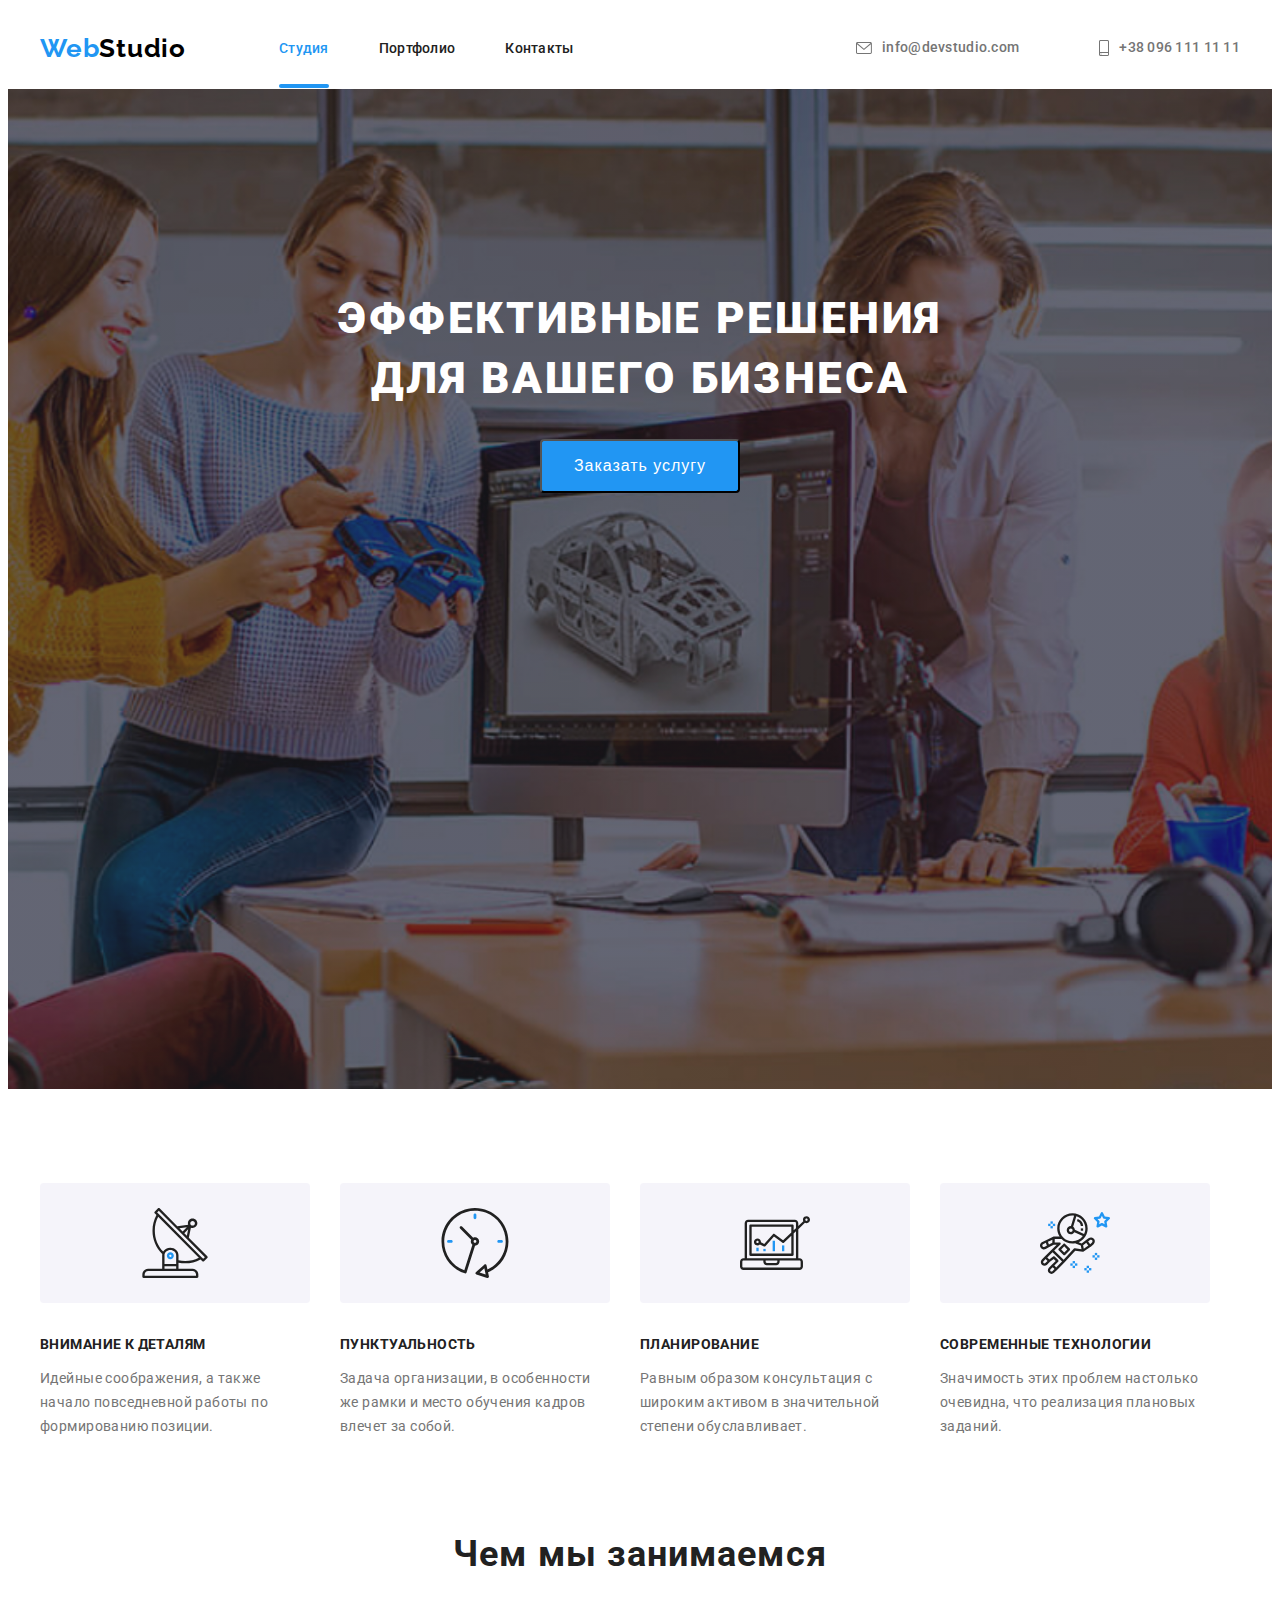
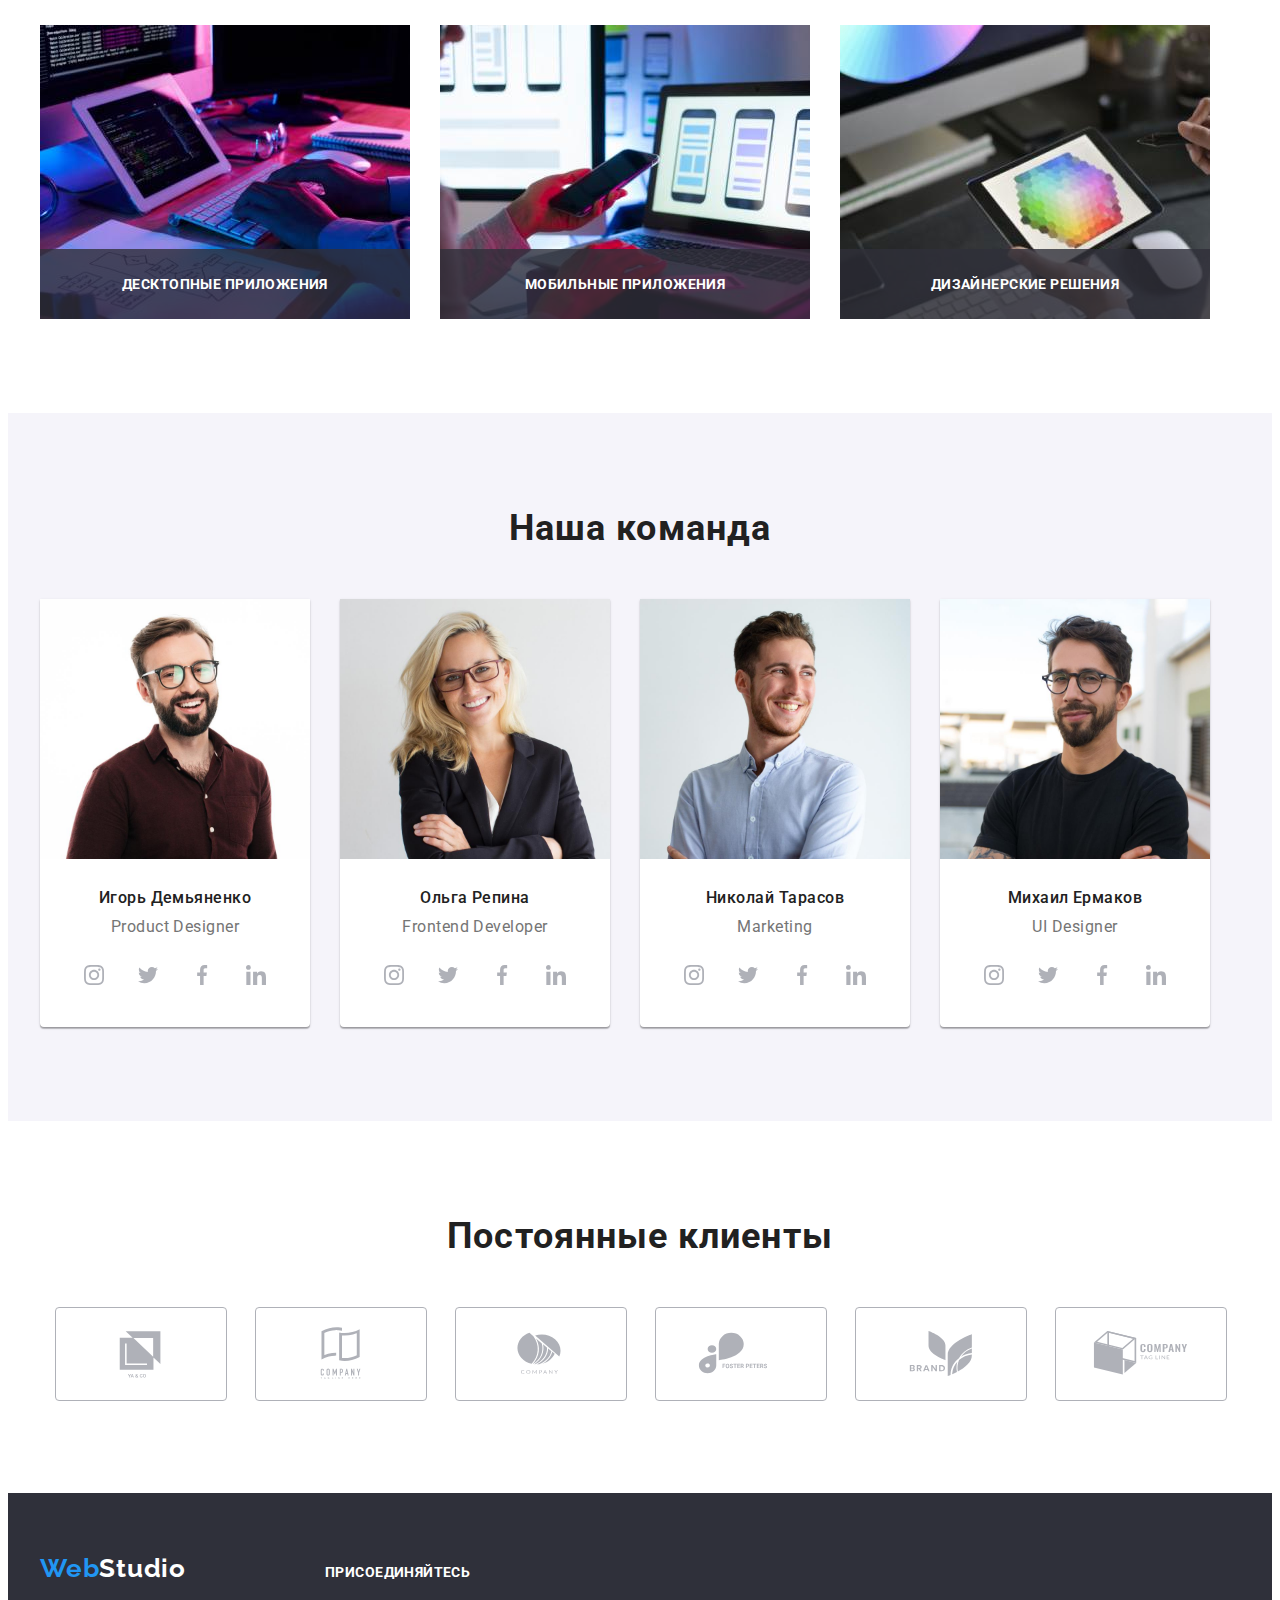
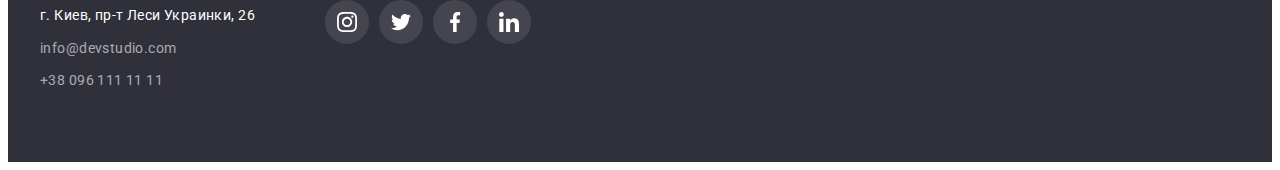
<file: index.html>
<!DOCTYPE html>
<html lang="ru">
  <head>
    <meta charset="UTF-8" />
    <meta http-equiv="X-UA-Compatible" content="IE=edge" />
    <meta name="viewport" content="width=device-width, initial-scale=1.0" />
    <title>Document</title>
    <link
      rel="stylesheet"
      href="https://cdnjs.cloudflare.com/ajax/libs/modern-normalize/1.1.0/modern-normalize.min.css"
      integrity="sha512-wpPYUAdjBVSE4KJnH1VR1HeZfpl1ub8YT/NKx4PuQ5NmX2tKuGu6U/JRp5y+Y8XG2tV+wKQpNHVUX03MfMFn9Q=="
      crossorigin="anonymous"
      referrerpolicy="no-referrer"
    />
    <link
    rel="stylesheet"
    href="https://cdnjs.cloudflare.com/ajax/libs/animate.css/4.1.1/animate.min.css"
  />
    <link rel="preconnect" href="https://fonts.googleapis.com" />
    <link rel="preconnect" href="https://fonts.gstatic.com" crossorigin />
    <link
      href="https://fonts.googleapis.com/css2?family=Roboto:wght@400;500;700;900&family=Raleway:wght@700&display=swap"
      rel="stylesheet"
    />
    <link rel="stylesheet" href="./css/styles.css" />
  </head>
  <body>
    <!--Шапка-->
    <header class="page-header">
      <div class="container header-container">
        <a class="link header-logo-web" href="./index.html"
          >Web<span class="link header-logo-studio">Studio</span></a
        >
        <nav class="header-navigation">
          <ul class="list header-list">
            <li class="header-item">
              <a class="link header-link current" href="./index.html">Студия</a>
            </li>
            <li class="header-item">
              <a class="link header-link" href="./portfolio.html">Портфолио</a>
            </li>
            <li class="header-item">
              <a class="link header-link" href="">Контакты</a>
            </li>
          </ul>
        </nav>
        <ul class="list header-link link-box">
          <li class="header-item">
            <a class="header-mail link" href="mailto:info@devstudio.com">
              <svg class="icon-mail" width="16" height="12">
                <use href="./images/icons.svg#icon-email"></use>
              </svg>
              info@devstudio.com</a>
          </li>
          <li class="header-item">
            <a class="header-tel link" href="tel:+380961111111"
              >
              <svg class="icon-tel" width="10" height="16">
                <use href="./images/icons.svg#icon-smartphone"></use>
              </svg>+38 096 111 11 11</a>
          </li>
        </ul> 
      </div>
    </header>
    <main>
      <!--Заглавие - что предлагаем-->
      <section class="hero">
        <div class="container hero-container">
          <h1 class="hero-title">Эффективные решения для вашего бизнеса</h1>
          <p>
            <button class="hero-btn-item" type="button" data-modal-open>Заказать услугу</button>
          </p>
        </div>
      </section>

      <!--Наши особенности-->
      <section class="peculiarities">
        <div class="container peculiarities-container">
          <ul class="peculiarities-list list">
            <li class="peculiarities-title-title">
              <h3 class="peculiarities-title">Внимание к деталям</h3>
              <p class="peculiarities-after-title">
                Идейные соображения, а также начало повседневной работы по
                формированию позиции.
              </p>
            </li>
            <li class="peculiarities-title-title icon-clock">
              <h3 class="peculiarities-title">Пунктуальность</h3>
              <p class="peculiarities-after-title">
                Задача организации, в особенности же рамки и место обучения
                кадров влечет за собой.
              </p>
            </li>
            <li class="peculiarities-title-title icon-diagram">
              <h3 class="peculiarities-title">Планирование</h3>
              <p class="peculiarities-after-title">
                Равным образом консультация с широким активом в значительной
                степени обуславливает.
              </p>
            </li>
            <li class="peculiarities-title-title icon-astronaut">
              <h3 class="peculiarities-title">Современные технологии</h3>
              <p class="peculiarities-after-title">
                Значимость этих проблем настолько очевидна, что реализация
                плановых заданий.
              </p>
            </li>
          </ul>
        </div>
      </section>

      <!--Чем мы знимаемся-->
      <section class="about-work">
        <div class="container work-container">
          <h2 class="work-title">Чем мы занимаемся</h2>
          <ul class="list work-list">
            <li class="work-item">
              <img
                src="./images/box1.jpg"
                alt="Разработка сайтов"
                width="370"
                height="294"
              />
              <p class="work-item-text">Десктопные приложения</p>
            </li>
            <li class="work-item">
              <img
                src="./images/box2.jpg"
                alt="Разработка мобильных приложений"
                width="370"
                height="294"
              />
              <p class="work-item-text">Мобильные приложения</p>
            </li>
            <li class="work-item">
              <img
                src="./images/box3.jpg"
                alt="Вэбдизайн"
                width="370"
                height="294"
              />
              <p class="work-item-text">Дизайнерские решения</p>
            </li>
          </ul>
        </div>
      </section>

      <!--Наша команда-->
      <section class="team">
          <div class="container team-container">
            <h2 class="section team-title">Наша команда</h2>
              <ul class="list team-list">
              <li class="team-item">
              <img
                src="./images/team_card1.jpg"
                alt="Портрет1"
                width="270"
                height="260"
              />
              <div class="persons-title-item-text"><h3 class="persons-title">Игорь Демьяненко</h3>
              <p lang="en" class="persons-item-text">Product Designer</p>
              <ul class="persons-social-list list">
                <li class="persons-social-item">
                  <a href="" class="persons-social-link">
                    <svg class="persons-social-icon" width="20" height="20">
                      <use href="./images/icons.svg#icon-instagram"></use>
                    </svg>
                  </a>
                </li>
                <li class="persons-social-item">
                  <a href="" class="persons-social-link">
                    <svg class="persons-social-icon" width="20" height="20">
                      <use href="./images/icons.svg#icon-twitter-1"></use>
                    </svg>
                  </a>
                </li>
                <li class="persons-social-item">
                  <a href="" class="persons-social-link">
                    <svg class="persons-social-icon" width="20" height="20">
                      <use href="./images/icons.svg#icon-facebook-1"></use>
                    </svg>
                  </a>
                </li>
                <li class="persons-social-item">
                  <a href="" class="persons-social-link">
                    <svg class="persons-social-icon" width="20" height="20">
                      <use href="./images/icons.svg#icon-linkedin-1"></use>
                    </svg>
                  </a>
                </li>
              </ul>
            </div>
            </li>
            <li class="team-item">
              <img
                src="./images/team_card2.jpg"
                alt="Портрет2"
                width="270"
                height="260"
              />
              <div class="persons-title-item-text"><h3 class="persons-title">Ольга Репина</h3>
              <p lang="en" class="persons-item-text">Frontend Developer</p><ul class="persons-social-list list">
                <li class="persons-social-item">
                  <a href="" class="persons-social-link">
                    <svg class="persons-social-icon" width="20" height="20">
                      <use href="./images/icons.svg#icon-instagram"></use>
                    </svg>
                  </a>
                </li>
                <li class="persons-social-item">
                  <a href="" class="persons-social-link">
                    <svg class="persons-social-icon" width="20" height="20">
                      <use href="./images/icons.svg#icon-twitter-1"></use>
                    </svg>
                  </a>
                </li>
                <li class="persons-social-item">
                  <a href="" class="persons-social-link">
                    <svg class="persons-social-icon" width="20" height="20">
                      <use href="./images/icons.svg#icon-facebook-1"></use>
                    </svg>
                  </a>
                </li>
                <li class="persons-social-item">
                  <a href="" class="persons-social-link">
                    <svg class="persons-social-icon" width="20" height="20">
                      <use href="./images/icons.svg#icon-linkedin-1"></use>
                    </svg>
                  </a>
                </li>
              </ul></div>
            </li>
            <li class="team-item">
              <img
                src="./images/team_card3.jpg"
                alt="Портрет3"
                width="270"
                height="260"
              />
              <div class="persons-title-item-text"><h3 class="persons-title">Николай Тарасов</h3>
              <p lang="en" class="persons-item-text">Marketing</p><ul class="persons-social-list list">
                <li class="persons-social-item">
                  <a href="" class="persons-social-link">
                    <svg class="persons-social-icon" width="20" height="20">
                      <use href="./images/icons.svg#icon-instagram"></use>
                    </svg>
                  </a>
                </li>
                <li class="persons-social-item">
                  <a href="" class="persons-social-link">
                    <svg class="persons-social-icon" width="20" height="20">
                      <use href="./images/icons.svg#icon-twitter-1"></use>
                    </svg>
                  </a>
                </li>
                <li class="persons-social-item">
                  <a href="" class="persons-social-link">
                    <svg class="persons-social-icon" width="20" height="20">
                      <use href="./images/icons.svg#icon-facebook-1"></use>
                    </svg>
                  </a>
                </li>
                <li class="persons-social-item">
                  <a href="" class="persons-social-link">
                    <svg class="persons-social-icon" width="20" height="20">
                      <use href="./images/icons.svg#icon-linkedin-1"></use>
                    </svg>
                  </a>
                </li>
              </ul></div>
            </li>
            <li class="team-item-card4">
              <img
                src="./images/team_card4.jpg"
                alt="Портрет4"
                width="270"
                height="260"
              />
              <div class="persons-title-item-text">
                <h3 class="persons-title">Михаил Ермаков</h3>
              <p lang="en" class="persons-item-text">UI Designer</p><ul class="persons-social-list list">
                <li class="persons-social-item">
                  <a href="" class="persons-social-link">
                    <svg class="persons-social-icon" width="20" height="20">
                      <use href="./images/icons.svg#icon-instagram"></use>
                    </svg>
                  </a>
                </li>
                <li class="persons-social-item">
                  <a href="" class="persons-social-link">
                    <svg class="persons-social-icon" width="20" height="20">
                      <use href="./images/icons.svg#icon-twitter-1"></use>
                    </svg>
                  </a>
                </li>
                <li class="persons-social-item">
                  <a href="" class="persons-social-link">
                    <svg class="persons-social-icon" width="20" height="20">
                      <use href="./images/icons.svg#icon-facebook-1"></use>
                    </svg>
                  </a>
                </li>
                <li class="persons-social-item">
                  <a href="" class="persons-social-link">
                    <svg class="persons-social-icon" width="20" height="20">
                      <use href="./images/icons.svg#icon-linkedin-1"></use>
                    </svg>
                  </a>
                </li>
              </ul>
            </div>
          </section>
    </main>
    <!--Постоянные клиенты-->
    <section class="client">
        <div class="container client-container">
          <h2 class="section client-title">Постоянные клиенты</h2>
          <ul class="list client-list">
            <li class="client-social-item">
            <a href="" class="client-social-link">
                    <svg class="client-social-icon" width="106" height="60">
                      <use href="./images/icons.svg#icon-Logo1"></use>
                    </svg>
                  </a>  
            </li>
            <li class="client-social-item">
            <a href="" class="client-social-link">
                    <svg class="client-social-icon" width="106" height="60">
                      <use href="./images/icons.svg#icon-Logo2"></use>
                    </svg>
                  </a>  
            </li>
            <li class="client-social-item">
            <a href="" class="client-social-link">
                    <svg class="client-social-icon" width="106" height="60">
                      <use href="./images/icons.svg#icon-Logo3"></use>
                    </svg>
                  </a>  
            </li>
            <li class="client-social-item">
            <a href="" class="client-social-link">
                    <svg class="client-social-icon" width="106" height="60">
                      <use href="./images/icons.svg#icon-Logo4"></use>
                    </svg>
                  </a>  
            </li>
            <li class="client-social-item">
            <a href="" class="client-social-link">
                    <svg class="client-social-icon" width="106" height="60">
                      <use href="./images/icons.svg#icon-Logo5"></use>
                    </svg>
                  </a>  
            </li>
            <li class="client-social-item">
            <a href="" class="client-social-link">
                    <svg class="client-social-icon" width="106" height="60">
                      <use href="./images/icons.svg#icon-Logo6"></use>
                    </svg>
                  </a>  
            </li>
          </ul>
        </div>
    </section>
    <!--Подвал: адрес и контакты-->
    <footer class="footer">
      <div class="container footer-container">
        <div>
        <a
          class="link footer-logo-web"
          href="./index.html"
          rel="noopener noreferrer"
          >Web<span class="link footer-logo-studio">Studio</span></a
        >
        <address class="contacts-address">
          <a
            class="contacts-link link"
            href="https://goo.gl/maps/BQcuCL7h7WmTH79J6"
            target="_blank"
            rel="noopener noreferrer"
            >г. Киев, пр-т Леси Украинки, 26</a
          >
        </address>
        <ul class="list contacts-link">
          <li class="contacts-item">
            <a class="contacts-mail link" href="mailto:info@devstudio.com"
              >info@devstudio.com</a
            >
          </li>
          <li class="contacts-item">
            <a class="contacts-tel link" href="tel:+380961111111"
              >+38 096 111 11 11</a
            >
          </li>
        </ul>
        </div>
        <div class="social-title-title">
        <p class="social-title">Присоединяйтесь</p>
        <ul class="list social-aftter-list">
          <li class="social-social-item">
            <a href="" class="social-social-link">
                    <svg class="social-social-icon" width="20" height="20">
                      <use href="./images/icons.svg#icon-instagram"></use>
                    </svg>
                  </a>
          </li>
          <li class="social-social-item">
            <a href="" class="social-social-link">
                    <svg class="social-social-icon" width="20" height="20">
                      <use href="./images/icons.svg#icon-twitter-1"></use>
                    </svg>
                  </a>
          </li>
          <li class="social-social-item">
            <a href="" class="social-social-link">
                    <svg class="social-social-icon" width="20" height="20">
                      <use href="./images/icons.svg#icon-facebook-1"></use>
                    </svg>
                  </a>
          </li>
          <li class="social-social-item">
            <a href="" class="social-social-link">
                    <svg class="social-social-icon" width="20" height="20">
                      <use href="./images/icons.svg#icon-linkedin-1"></use>
                    </svg>
                  </a>
          </li>
        </ul>
        </div>
      </div>
    </footer>
    <div class="backdrop is-hidden" data-modal>
            <div class="modal">
                <button type="button" class="modal-close" data-modal-close>
                    <svg class="modal-close-icon" width="18" height="18">
                        <use href="./images/icons.svg#icon-close"></use>
                    </svg>
                </button>
            </div>
        </div>
        <script src="./js/modal.js"></script>
  </body>
</html>
</file>
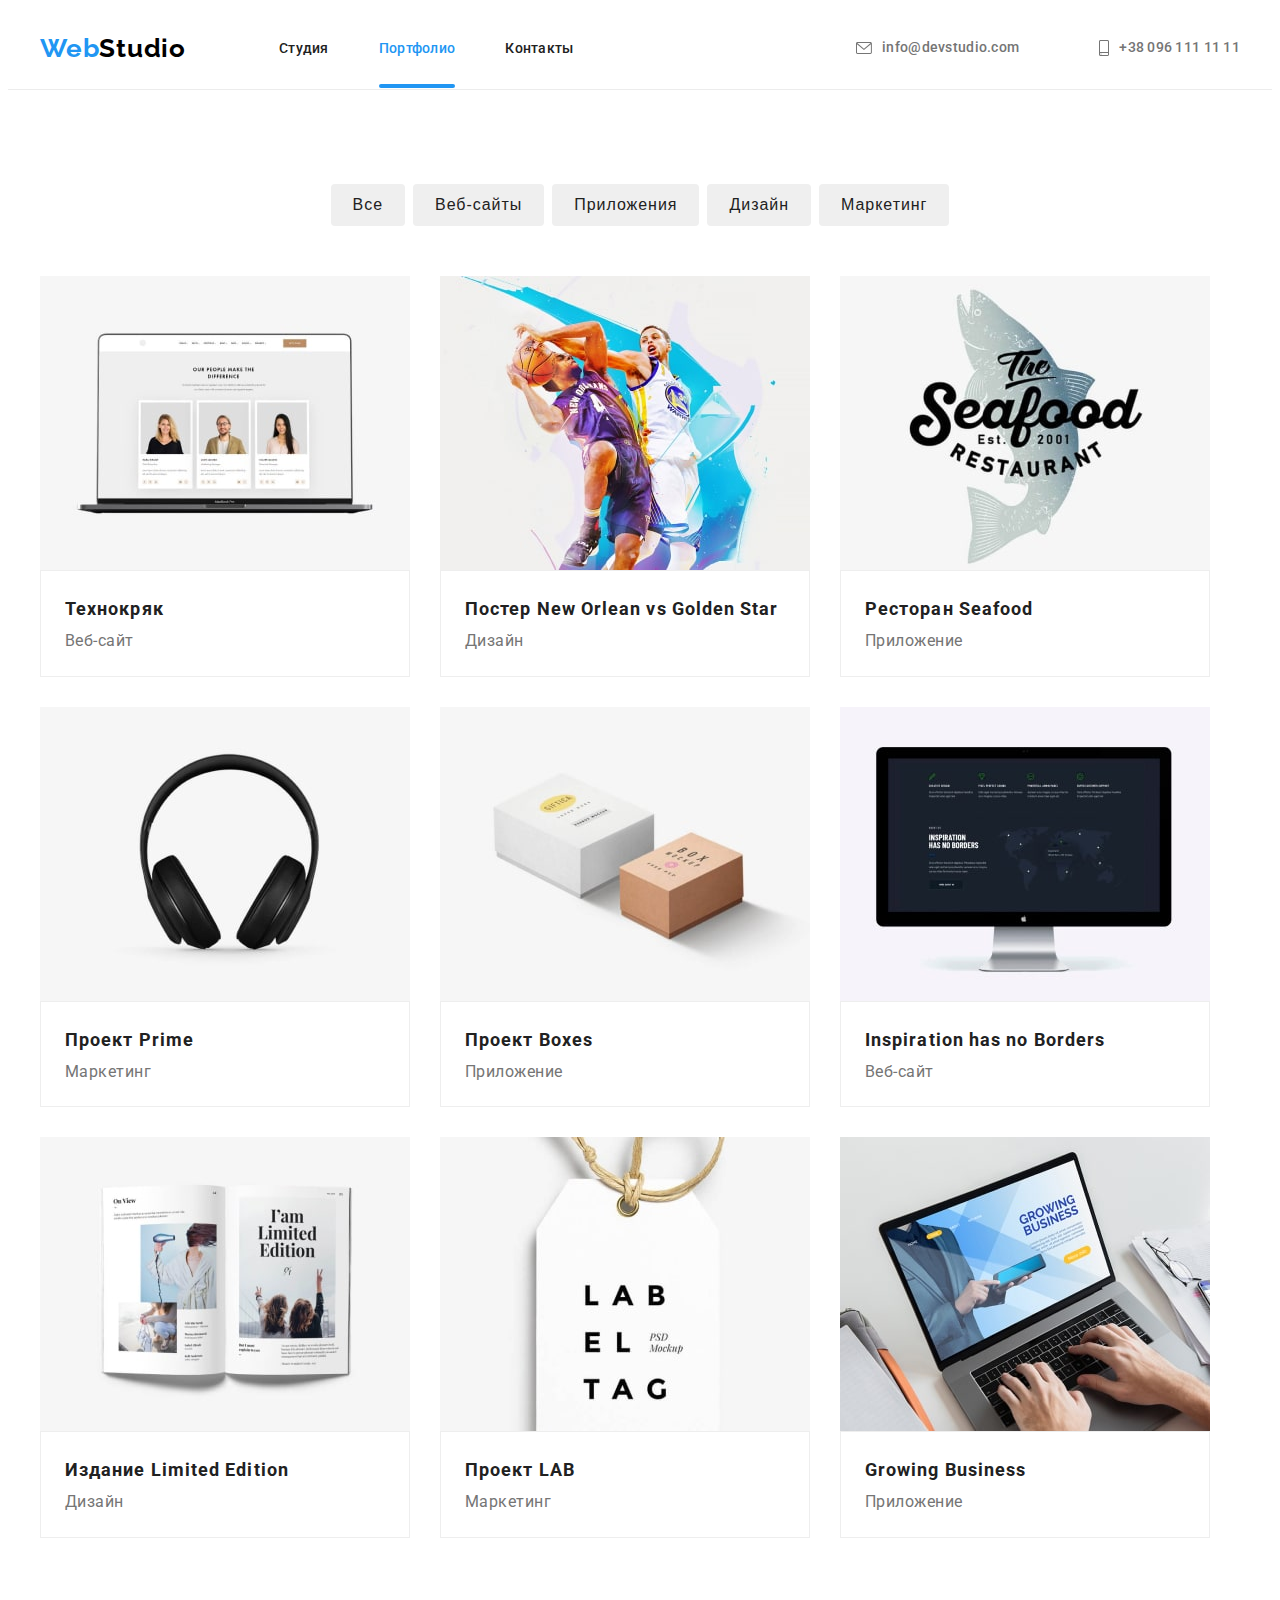
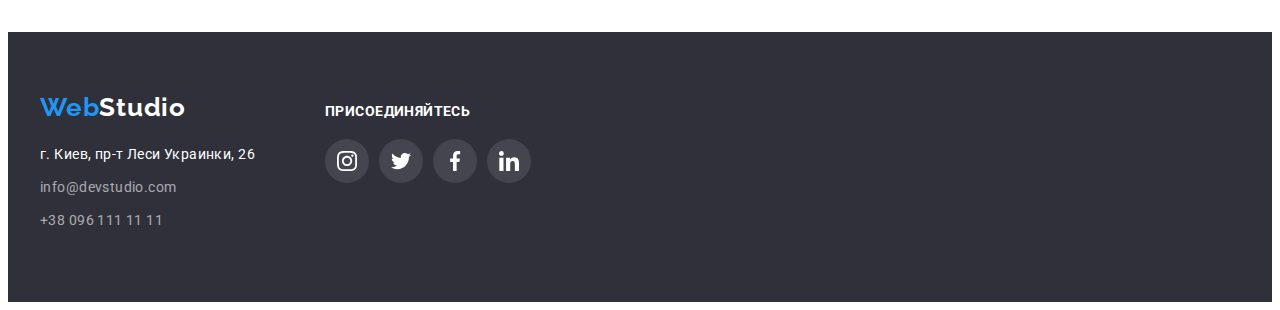
<file: portfolio.html>
<!DOCTYPE html>
<html lang="ru">
  <head>
    <meta charset="UTF-8" />
    <meta http-equiv="X-UA-Compatible" content="IE=edge" />
    <meta name="viewport" content="width=device-width, initial-scale=1.0" />
    <title>Document</title>
    <link
      rel="stylesheet"
      href="https://cdnjs.cloudflare.com/ajax/libs/modern-normalize/1.1.0/modern-normalize.min.css"
      integrity="sha512-wpPYUAdjBVSE4KJnH1VR1HeZfpl1ub8YT/NKx4PuQ5NmX2tKuGu6U/JRp5y+Y8XG2tV+wKQpNHVUX03MfMFn9Q=="
      crossorigin="anonymous"
      referrerpolicy="no-referrer"
    />
    <link rel="preconnect" href="https://fonts.googleapis.com" />
    <link rel="preconnect" href="https://fonts.gstatic.com" crossorigin />
    <link
      href="https://fonts.googleapis.com/css2?family=Roboto:wght@400;500;700;900&family=Raleway:wght@700&display=swap"
      rel="stylesheet"
    />
    <link rel="stylesheet" href="./css/styles.css" />
  </head>
  <body>
    <!--Шапка-->
    <header class="page-header-portfolio">
      <div class="container header-container-portfolio">
        <a class="link header-logo-web" href="./index.html"
          >Web<span class="link header-logo-studio">Studio</span></a
        >
        <nav class="header-navigation">
          <ul class="list header-list">
            <li class="header-item">
              <a class="link header-link" href="./index.html">Студия</a>
            </li>
            <li class="header-item">
              <a class="link header-link current" href="./portfolio.html"
                >Портфолио</a
              >
            </li>
            <li class="header-item">
              <a class="link header-link" href="">Контакты</a>
            </li>
          </ul>
        </nav>
        <ul class="list header-link link-box">
          <li class="header-item">
            <a class="header-mail link" href="mailto:info@devstudio.com"
              ><svg class="icon-mail" width="16" height="12">
                <use href="./images/icons.svg#icon-email"></use>
              </svg>
              info@devstudio.com</a
            >
          </li>
          <li class="header-item">
            <a class="header-tel link" href="tel:+380961111111"
              ><svg class="icon-tel" width="10" height="16">
                <use href="./images/icons.svg#icon-smartphone"></use>
              </svg>
              +38 096 111 11 11</a
            >
          </li>
        </ul>
      </div>
    </header>
    <main>
      <!--Особенности-->
      <section class="features">
        <div class="container features-container">
          <h1 class="visually-hidden">Padge portfolio</h1>
          <ul class="list features-list">
            <li class="features-item">
              <p>
                <button class="hero-btn" type="button">Все</button>
              </p>
            </li>
            <li class="features-item">
              <p>
                <button class="hero-btn" type="button">Веб-сайты</button>
              </p>
            </li>
            <li class="features-item">
              <p>
                <button class="hero-btn" type="button">Приложения</button>
              </p>
            </li>
            <li class="features-item">
              <p>
                <button class="hero-btn" type="button">Дизайн</button>
              </p>
            </li>
            <li class="features-item">
              <p>
                <button class="hero-btn" type="button">Маркетинг</button>
              </p>
            </li>
          </ul>
        </div>

        <!--Проекты-->
        <div class="container features-card-container">
          <ul class="list features-card-list">
            <li class="card-item">
              <div class="card-item-wrap">
                <img
                  src="./images/Tehnokrayk.jpg"
                  alt="Ноутбук"
                  width="370"
                  height="294"
                />
                <p class="card-item-top-text">
                  Технокряк это современная площадка распространения
                  коронавируса. Компании используют эту платформу для цифрового
                  шпионажа и атак на защищённые сервера конкурентов.
                </p>
              </div>
              <div class="card-text-item-text">
                <h2 class="card-text">Технокряк</h2>
                <p class="card-item-text">Веб-сайт</p>
              </div>
            </li>
            <li class="card-item">
              <div class="card-item-wrap">
                <img
                  src="./images/poster.jpg"
                  alt="Постер"
                  width="370"
                  height="294"
                />
                <p class="card-item-top-text">
                  Технокряк это современная площадка распространения
                  коронавируса. Компании используют эту платформу для цифрового
                  шпионажа и атак на защищённые сервера конкурентов.
                </p>
              </div>
              <div class="card-text-item-text">
                <h2 class="card-text">
                  Постер<span lang="en" class="card-text">
                    New Orlean vs Golden Star</span
                  >
                </h2>
                <p class="card-item-text">Дизайн</p>
              </div>
            </li>
            <li class="card-item">
              <div class="card-item-wrap">
                <img
                  src="./images/restaurant.jpg"
                  alt="Ресторан"
                  width="370"
                  height="294"
                />
                <p class="card-item-top-text">
                  Технокряк это современная площадка распространения
                  коронавируса. Компании используют эту платформу для цифрового
                  шпионажа и атак на защищённые сервера конкурентов.
                </p>
              </div>
              <div class="card-text-item-text">
                <h2 class="card-text">
                  Ресторан<span lang="en" class="card-text"> Seafood</span>
                </h2>
                <p class="card-item-text">Приложение</p>
              </div>
            </li>
            <li class="card-item">
              <div class="card-item-wrap">
                <img
                  src="./images/Prime.jpg"
                  alt="Наушники"
                  width="370"
                  height="294"
                />
                <p class="card-item-top-text">
                  Технокряк это современная площадка распространения
                  коронавируса. Компании используют эту платформу для цифрового
                  шпионажа и атак на защищённые сервера конкурентов.
                </p>
              </div>
              <div class="card-text-item-text">
                <h2 class="card-text">
                  Проект<span lang="en" class="card-text"> Prime</span>
                </h2>
                <p class="card-item-text">Маркетинг</p>
              </div>
            </li>
            <li class="card-item">
              <div class="card-item-wrap">
                <img
                  src="./images/boxes.jpg"
                  alt="Коробка"
                  width="370"
                  height="294"
                />
                <p class="card-item-top-text">
                  Технокряк это современная площадка распространения
                  коронавируса. Компании используют эту платформу для цифрового
                  шпионажа и атак на защищённые сервера конкурентов.
                </p>
              </div>
              <div class="card-text-item-text">
                <h2 class="card-text">
                  Проект<span lang="en" class="card-text"> Boxes</span>
                </h2>
                <p class="card-item-text">Приложение</p>
              </div>
            </li>
            <li class="card-item">
              <div class="card-item-wrap">
                <img
                  src="./images/borders.jpg"
                  alt="Монитор"
                  width="370"
                  height="294"
                />
                <p class="card-item-top-text">
                  Технокряк это современная площадка распространения
                  коронавируса. Компании используют эту платформу для цифрового
                  шпионажа и атак на защищённые сервера конкурентов.
                </p>
              </div>
              <div class="card-text-item-text">
                <h2 lang="en" class="card-text">Inspiration has no Borders</h2>
                <p class="card-item-text">Веб-сайт</p>
              </div>
            </li>
            <li class="card-item">
              <div class="card-item-wrap">
                <img
                  src="./images/edition.jpg"
                  alt="Книга"
                  width="370"
                  height="294"
                />
                <p class="card-item-top-text">
                  Технокряк это современная площадка распространения
                  коронавируса. Компании используют эту платформу для цифрового
                  шпионажа и атак на защищённые сервера конкурентов.
                </p>
              </div>
              <div class="card-text-item-text">
                <h2 class="card-text">
                  Издание<span lang="en" class="card-text">
                    Limited Edition</span
                  >
                </h2>
                <p class="card-item-text">Дизайн</p>
              </div>
            </li>
            <li class="card-item">
              <div class="card-item-wrap">
                <img
                  src="./images/lab.jpg"
                  alt="Брелок"
                  width="370"
                  height="294"
                />
                <p class="card-item-top-text">
                  Технокряк это современная площадка распространения
                  коронавируса. Компании используют эту платформу для цифрового
                  шпионажа и атак на защищённые сервера конкурентов.
                </p>
              </div>
              <div class="card-text-item-text">
                <h2 class="card-text">
                  Проект<span lang="en" class="card-text"> LAB</span>
                </h2>
                <p class="card-item-text">Маркетинг</p>
              </div>
            </li>
            <li class="card-item">
              <div class="card-item-wrap">
                <img
                  src="./images/business.jpg"
                  alt="Печатает на ноутбуке"
                  width="370"
                  height="294"
                />
                <p class="card-item-top-text">
                  Технокряк это современная площадка распространения
                  коронавируса. Компании используют эту платформу для цифрового
                  шпионажа и атак на защищённые сервера конкурентов.
                </p>
              </div>
              <div class="card-text-item-text">
                <h2 lang="en" class="card-text">Growing Business</h2>
                <p class="card-item-text">Приложение</p>
              </div>
            </li>
          </ul>
        </div>
      </section>
    </main>
    <!--Подвал: адрес и контакты-->
    <footer class="footer">
      <div class="container footer-container">
        <div>
          <a
            class="link footer-logo-web"
            href="./index.html"
            rel="noopener noreferrer"
            >Web<span class="link footer-logo-studio">Studio</span></a
          >
          <address class="contacts-address">
            <a
              class="contacts-link link"
              href="https://goo.gl/maps/BQcuCL7h7WmTH79J6"
              target="_blank"
              rel="noopener noreferrer"
              >г. Киев, пр-т Леси Украинки, 26</a
            >
          </address>
          <ul class="list contacts-link">
            <li class="contacts-item">
              <a class="contacts-mail link" href="mailto:info@devstudio.com"
                >info@devstudio.com</a
              >
            </li>
            <li class="contacts-item">
              <a class="contacts-tel link" href="tel:+380961111111"
                >+38 096 111 11 11</a
              >
            </li>
          </ul>
        </div>
        <div class="social-title-title">
          <p class="social-title">Присоединяйтесь</p>
          <ul class="list social-aftter-list">
            <li class="social-social-item">
              <a href="" class="social-social-link">
                <svg class="social-social-icon" width="20" height="20">
                  <use href="./images/icons.svg#icon-instagram"></use>
                </svg>
              </a>
            </li>
            <li class="social-social-item">
              <a href="" class="social-social-link">
                <svg class="social-social-icon" width="20" height="20">
                  <use href="./images/icons.svg#icon-twitter-1"></use>
                </svg>
              </a>
            </li>
            <li class="social-social-item">
              <a href="" class="social-social-link">
                <svg class="social-social-icon" width="20" height="20">
                  <use href="./images/icons.svg#icon-facebook-1"></use>
                </svg>
              </a>
            </li>
            <li class="social-social-item">
              <a href="" class="social-social-link">
                <svg class="social-social-icon" width="20" height="20">
                  <use href="./images/icons.svg#icon-linkedin-1"></use>
                </svg>
              </a>
            </li>
          </ul>
        </div>
      </div>
    </footer>
  </body>
</html>
</file>
<file: css/styles.css>
:root {
  --main-title-color: #ffffff;
  --second-title-color: #212121;
  --main-text-color: #757575;
  --second-text-color: #ffffff;
  --third-text-color: rgba(255, 255, 255, 0.6);
  --accent-color: #2196f3;
  --main-btn-color: #ffffff;
  --header-text-color: #212121;
}

p,
h1,
h2,
h3,
h4,
h5,
h6 {
  margin: 0;
}

ul {
  margin: 0;
  padding: 0;
}

button {
  cursor: pointer;
}

img {
  display: block;
}

.container {
  width: 1200px;
  padding-left: 15px;
  padding-right: 15px;
  margin: 0 auto;
}

.list {
  list-style: none;
}

.link {
  text-decoration: none;
}
.visually-hidden {
  position: absolute;
  white-space: nowrap;
  width: 1px;
  height: 1px;
  overflow: hidden;
  border: 0;
  padding: 0;
  clip: rect(0 0 0 0);
  clip-path: inset(50%);
  margin: -1px;
}

body {
  font-family: "Roboto", sans-serif;
  
}

/*-----------------HEADER------------*/
.page-header {
  width: 100%;
  top: 0;
  left: 0;
  background-color: #ffffff;
  padding-top: 25px;
  padding-bottom: 25px;
}

.header-list {
  display: flex;
}

.header-navigation {
  display: flex;
  align-items: center;
}

.link-box {
  display: flex;
  align-items: center;
  margin-left: auto;
}

.header-container {
  display: flex;
  align-items: center;
}

.header-item:not(:last-child) {
  margin-right: 50px;
}

.header-logo-web {
  font-family: Raleway;
  font-style: normal;
  font-weight: 700;
  font-size: 26px;
  line-height: 1.19;
  letter-spacing: 0.03em;
  color: #2196f3;
  margin-right: 93px;
}

.header-logo-studio {
  font-family: Raleway;
  font-style: normal;
  font-weight: 700;
  font-size: 26px;
  line-height: 1.19;
  letter-spacing: 0.03em;
  color: #000000;
}

.header-link {
  display: flex;
  font-weight: 500;
  font-size: 14px;
  line-height: 1.13;
  letter-spacing: 0.02em;
  color: var(--header-text-color);
  position: relative;
  transition: color 250ms cubic-bezier(0.4, 0, 0.2, 1);
}

.header-link.current::after {
content: "";
width: 100%;
height: 4px;
background-color: #2196F3;
position: absolute;
bottom: -32px;
left: 0;
border-radius: 2px;
}

.header-link:hover,
.header-link:focus {
  color: var(--accent-color);
}

.current {
  color: var(--accent-color);
}


.header-mail {
  display: flex;
  align-items: center;
  font-weight: 500;
  font-size: 14px;
  line-height: 1.14;
  letter-spacing: 0.02em;
  margin-right: 30px;
  color: var(--main-text-color);
  transition: color 250ms cubic-bezier(0.4, 0, 0.2, 1);

}

/* .header-mail:hover,
.header-mail:focus {
  color: var(--accent-color);
} */

.icon-mail {
  margin-right: 10px;
  fill: currentColor;
}

.header-mail:hover,
.header-mail:focus {
  color: var(--accent-color);
}

.header-tel {
  display: flex;
  align-items: center;
  font-weight: 500;
  font-size: 14px;
  line-height: 1.14;
  letter-spacing: 0.02em;
  color: var(--main-text-color);
  transition: color 250ms cubic-bezier(0.4, 0, 0.2, 1);
}

.icon-tel {
  margin-right: 10px;
  fill: currentColor;
}

.header-tel:hover,
.header-tel:focus {
  color: var(--accent-color);
}

/* --------Что предлагаем------ */
.hero {
  margin: 0 auto;
  max-width: 1600px;
  height: 600px;
  background: #2f303a;
  text-align: center;
  padding-top: 200px;
  padding-bottom: 200px;
  background-image: linear-gradient(
      rgba(47, 48, 58, 0.4),
      rgba(47, 48, 58, 0.4)
    ),
    url("../images/overlay2.jpg");
  background-repeat: no-repeat;
  background-position: center;
  background-size: cover;
  background-color: var(--main-title-color);
}

.hero-container {
  width: 696px;
}

.hero-title {
  font-weight: 900;
  font-size: 44px;
  line-height: 1.36;
  letter-spacing: 0.06em;
  text-transform: uppercase;
  color: var(--main-title-color);
}

.hero-btn-item {
  margin-top: 30px;
  font-weight: 500;
  font-size: 16px;
  line-height: 1.87;
  display: inline-block;
  align-items: center;
  letter-spacing: 0.06em;
  color: var(--main-btn-color);
  background-color: #2196F3;
  border-radius:4px
  box-shadow;: 0px, 4px
rgba(0, 0, 0, 0.15);

  cursor: pointer;
  border-radius: 4px;
  padding: 10px 32px;
  transition: background-color 250ms cubic-bezier(0.4, 0, 0.2, 1);
}

.hero-btn-item:hover,
.hero-btn-item:focus {
  background-color:#188CE8;
}

.hero-btn {
  font-weight: 500;
  font-size: 16px;
  line-height: 1.87;
  display: flex;
  align-items: center;
  text-align: center;
  letter-spacing: 0.06em;
  color: var(--header-text-color);
  cursor: pointer;
  border-style: none;
  border-radius: 4px;
  padding: 6px 22px;
  transition: color 250ms cubic-bezier(0.4, 0, 0.2, 1), background-color 250ms cubic-bezier(0.4, 0, 0.2, 1), box-shadow 250ms cubic-bezier(0.4, 0, 0.2, 1);
}

.hero-btn:hover,
.hero-btn:focus {
  color: var(--main-btn-color);
  box-shadow: 0px 3px 1px rgba(0, 0, 0, 0.1), 0px 1px 2px rgba(0, 0, 0, 0.08),
    0px 2px 2px rgba(0, 0, 0, 0.12);
  border-radius: 4px;
  background: #2196f3;
}

/*-----Наши особенности-------*/

.peculiarities {
  padding-top: 94px;
  padding-bottom: 94px;
}

.peculiarities-list {
  display: flex;
}

.peculiarities-title-title:not(:last-child) {
  margin-right: 30px;
  width: 270px;
}

.peculiarities-title-title::before {
  display: block;
  content: "";
  width: 270px;
  height: 120px;
  background-color: #f5f4fa;
  margin-bottom: 25px;
  border-radius: 4px;
  background-image: url("../images/antenna.svg");
  background-repeat: no-repeat;
  background-position: center;
}

.icon-clock::before {
  background-image: url("../images/clock.svg");
}

.icon-diagram::before {
  background-image: url("../images/diagram.svg");
}

.icon-astronaut::before {
  background-image: url("../images/astronaut.svg");
}

.peculiarities-title {
  font-weight: 700;
  font-size: 14px;
  line-height: 1.71;
  letter-spacing: 0.03em;
  text-transform: uppercase;
  color: var(--second-title-color);
  margin-top: 30px;
  margin-bottom: 10px;
}

.peculiarities-after-title {
  font-weight: normal;
  font-size: 14px;
  line-height: 1.71;
  letter-spacing: 0.03em;
  color: var(--main-text-color);
  width: 270px;
}

/*--------------Чем мы занимаемся------*/
.about-work {
  padding-bottom: 94px;
}

.work-list {
  display: flex;
}

.work-item:not(:last-child) {
  margin-right: 30px;
}

.work-item {
  position: relative;
  overflow: hidden;
}

.work-item > .work-item-text {
position: absolute;
top: 224px;
right: 0;
margin: 0;
width: 370px;
height: 70px;
background: rgba(47, 48, 58, 0.8);
font-family: Roboto;
font-style: normal;
font-weight: 700;
font-size: 14px;
line-height: 16px;
padding-top: 27px;
text-align: center;
letter-spacing: 0.03em;
text-transform: uppercase;
color: #FFFFFF; 
}

.work-title {
  margin-bottom: 50px;
  font-weight: 700;
  font-size: 36px;
  line-height: 1.17;
  text-align: center;
  letter-spacing: 0.03em;
  color: var(--second-title-color);
}

/*-------------Наша команда---------*/
.team {
  background-color: #F5F4FA;
  padding-top: 94px;
  padding-bottom: 94px;
}

.team-title {
  font-weight: 700;
  font-size: 36px;
  line-height: 1.17;
  text-align: center;
  letter-spacing: 0.03em;
  color: var(--second-title-color);
  margin-bottom: 50px;
}

.team-list {
  display: flex;
}
.team-item:not(:last-child) {
  margin-right: 30px;
  display: block;
  text-align: center;
  background-color: #FFFFFF;
  box-shadow: 0px 1px 3px rgba(0, 0, 0, 0.12), 0px 1px 1px rgba(0, 0, 0, 0.14),
    0px 2px 1px rgba(0, 0, 0, 0.2);
  border-radius: 0px 0px 4px 4px;
  transition: box-shadow 250ms cubic-bezier(0.4, 0, 0.2, 1);
}

.team-item-card4 {
  background-color: #FFFFFF;
  box-shadow: 0px 1px 3px rgba(0, 0, 0, 0.12), 0px 1px 1px rgba(0, 0, 0, 0.14),
    0px 2px 1px rgba(0, 0, 0, 0.2);
  border-radius: 0px 0px 4px 4px;
  transition: box-shadow 250ms cubic-bezier(0.4, 0, 0.2, 1);
}

.persons-title {
  font-weight: 500;
  font-size: 16px;
  line-height: 1.18;
  text-align: center;
  letter-spacing: 0.03em;
  color: var(--second-title-color);
  margin-bottom: 10px;
}

.persons-item-text {
  font-weight: normal;
  font-size: 16px;
  line-height: 1.18;
  text-align: center;
  letter-spacing: 0.03em;
  color: var(--main-text-color);
  margin-bottom: 16px;
}

.persons-title-item-text {
  padding-top: 30px;
  padding-bottom: 30px;
}

.persons-social-item {
  width: 44px;
  height: 44px;
}

.persons-social-item + .persons-social-item {
  margin-left: 10px;
}

.persons-social-list {
  display: flex;
  justify-content: center;
}

.persons-social-link {
  width: 100%;
  height: 100%;
  border-radius: 50%;
  display: flex;
  align-items: center;
  justify-content: center;
  color: #afb1b8;
  transition: color 250ms cubic-bezier(0.4, 0, 0.2, 1), background-color 250ms cubic-bezier(0.4, 0, 0.2, 1);
}

.persons-social-icon {
  fill: currentColor;
}

.persons-social-link:hover,
.persons-social-link:focus {
  background-color: var(--accent-color);
  color: var(--main-title-color);
}

/* --------- Постоянные клиенты */
.client {
  background-color: #ffffff;
  padding-top: 94px;
  padding-bottom: 94px;
}

.client-title {
  font-family: Roboto;
  font-style: normal;
  font-weight: bold;
  font-size: 36px;
  line-height: 42px;
  text-align: center;
  letter-spacing: 0.03em;
  color: #212121;
  margin-bottom: 50px;
}

.client-list {
  display: flex;
  justify-content: center;
}

.client-social-item {
  width: 170px;
  height: 92px;
}

.client-social-item + .client-social-item {
  margin-left: 30px;
}

.client-social-link {
  width: 100%;
  height: 100%;
  display: flex;
  align-items: center;
  justify-content: center;
  color: #afb1b8;
  border: 1px solid #afb1b8;
  border-radius: 4px;
  transition: color 250ms cubic-bezier(0.4, 0, 0.2, 1), border-color 250ms cubic-bezier(0.4, 0, 0.2, 1);
}

.client-social-icon {
  fill: currentColor;
}

.client-social-link:hover,
.client-social-link:focus {
  border-color: var(--accent-color);
  color: var(--accent-color);
}

/*-------------Подвал--------*/
.footer {
  background-color: #2f303a;
  padding-top: 60px;
  padding-bottom: 60px;
}

.footer-container {
  display: flex;
  align-items: baseline;
}

.footer-logo-web {
  font-family: Raleway;
  font-style: normal;
  font-weight: 700;
  font-size: 26px;
  line-height: 1.19;
  letter-spacing: 0.03em;
  color: #2196f3;
}

.footer-logo-studio {
  font-family: Raleway;
  font-style: normal;
  font-weight: 700;
  font-size: 26px;
  line-height: 1.19;
  letter-spacing: 0.03em;
  color: #ffffff;
}

.contacts-address {
  margin-top: 20px;
  margin-bottom: 9px;
}

.contacts-item {
  margin-bottom: 9px;
}

.contacts-link {
  font-weight: normal;
  font-style: normal;
  font-size: 14px;
  line-height: 1.71;
  letter-spacing: 0.03em;
  color: var(--second-text-color);
}

.contacts-mail {
  font-weight: normal;
  font-size: 14px;
  line-height: 1.71;
  letter-spacing: 0.03em;
  color: var(--third-text-color);
  padding-bottom: 20px;
}

.contacts-tel {
  font-style: normal;
  font-weight: normal;
  font-size: 14px;
  line-height: 1.71;
  letter-spacing: 0.03em;
  color: var(--third-text-color);
  
}

/* -------Присоединяйтесь------- */

.social-title-title {
  margin-left: 70px;
}

.social-title {
  font-family: Roboto;
  font-style: normal;
  font-weight: 700;
  font-size: 14px;
  line-height: 16px;
  letter-spacing: 0.03em;
  text-transform: uppercase;
  color: #ffffff;
  margin-bottom: 20px;
}

.social-aftter-list {
  display: flex;
}

.social-social-item {
  width: 44px;
  height: 44px;
}

.social-social-item:not(:last-child) {
  margin-right: 10px;
}

.social-social-link {
  width: 100%;
  height: 100%;
  border-radius: 50%;
  display: flex;
  align-items: center;
  justify-content: center;
  background: rgba(255, 255, 255, 0.1);
  transition: color 250ms cubic-bezier(0.4, 0, 0.2, 1), background-color 250ms cubic-bezier(0.4, 0, 0.2, 1);
  
}

.social-social-link {
  fill: #ffffff;
}

.social-social-link:hover,
.social-social-link:focus {
  background-color: var(--accent-color);
  color: var(--main-title-color);
}

/* -------Модальное окно--------- */
.backdrop {
    width: 100vw;
    height: 100vh;
    background-color: rgba(0, 0, 0, 0.418);
    position: fixed;
    top: 0;
    transition: opacity 1000ms, visibility 1000ms;
}

.backdrop.is-hidden .modal {
  transform: scale(1.5) rotate(180deg) translate(-1000px);
  transition: transform 1000ms;
}

.modal {
    width: 528px;
    min-height: 581px;
    background-color: #ffffff;
    position: absolute;
    left: 50%;
    top: 50%;
    transform: scale(1) rotate(0);
    transform: translate(-50%,-50%);
    box-shadow: 0px 1px 3px rgba(0, 0, 0, 0.12), 0px 1px 1px rgba(0, 0, 0, 0.14), 0px 2px 1px rgba(0, 0, 0, 0.2);
    border-radius: 4px;
  }

.modal-close {
    width: 30px;
    height: 30px;
    background: #FFFFFF;
    box-sizing: border-box;
    border: 1px solid rgba(0, 0, 0, 0.1);
    border-radius: 50%;
    position: absolute;
    top: 10px;
    right: 10px;
    display: flex;
    align-items: center;
    justify-content: center;
}

.is-hidden {
  visibility: hidden;
  opacity: 0;
  pointer-events: none;
}


/*---------------Портфолио-------*/
/*---------------Шапка---------*/
.page-header-portfolio {
  padding-top: 25px;
  padding-bottom: 25px;
  border-bottom: 1px solid #ececec;
}
.header-container-portfolio {
  display: flex;
  align-items: center;
}

/*-----------Кнопки-навигация------*/
.features {
  padding-top: 94px;
  padding-bottom: 94px;
}

.features-list {
  display: flex;
  justify-content: center;
  margin-bottom: 50px;
}

.features-item:not(:last-child) {
  margin-right: 8px;
}

/*--------Проекты-------*/

.features-card-list {
  display: flex;
  flex-wrap: wrap;
  margin-right: -30px;
}

.card-item {
  margin-right: 30px;
  margin-bottom: 30px;
  transition: box-shadow 250ms cubic-bezier(0.4, 0, 0.2, 1);
}

.card-item:hover .card-item-top-text {
  transform: translateY(0);
}

.card-item-wrap {
  position: relative;
  overflow: hidden;
}

.card-item-top-text {
  position: absolute;
  top: 0;
  left: 0;
  /* width: 370px; */
  height: 100%;
  background: rgba(33, 150, 243, 0.9);
  padding: 63px 24px;

  font-family: Roboto;
  font-style: normal;
  font-weight: normal;
  font-size: 18px;
  line-height: 28px;
  letter-spacing: 0.03em;
  color: #FFFFFF;
  transform: translateY(100%);
  transition: transform 250ms cubic-bezier(0.4, 0, 0.2, 1);  
}

.card-item:nth-child(n3) {
  margin-right: 0;
}

.card-item:nth-last-child(-n + 3) {
  margin-bottom: 0;
}

.card-item:hover,
.card-item:focus {
  box-shadow: 0px 1px 1px rgba(0, 0, 0, 0.12), 0px 4px 4px rgba(0, 0, 0, 0.06),
    1px 4px 6px rgba(0, 0, 0, 0.16);
}

.card-text {
  font-weight: 700;
  font-size: 18px;
  line-height: 2;
  letter-spacing: 0.06em;
  color: var(--second-title-color);
}

.card-item-text {
  font-weight: normal;
  font-size: 16px;
  line-height: 1.8;
  letter-spacing: 0.03em;
  color: var(--main-text-color);
}

.card-text-item-text {
  padding: 20px 24px;
  border: 1px solid #eeeeee;
}
</file>
